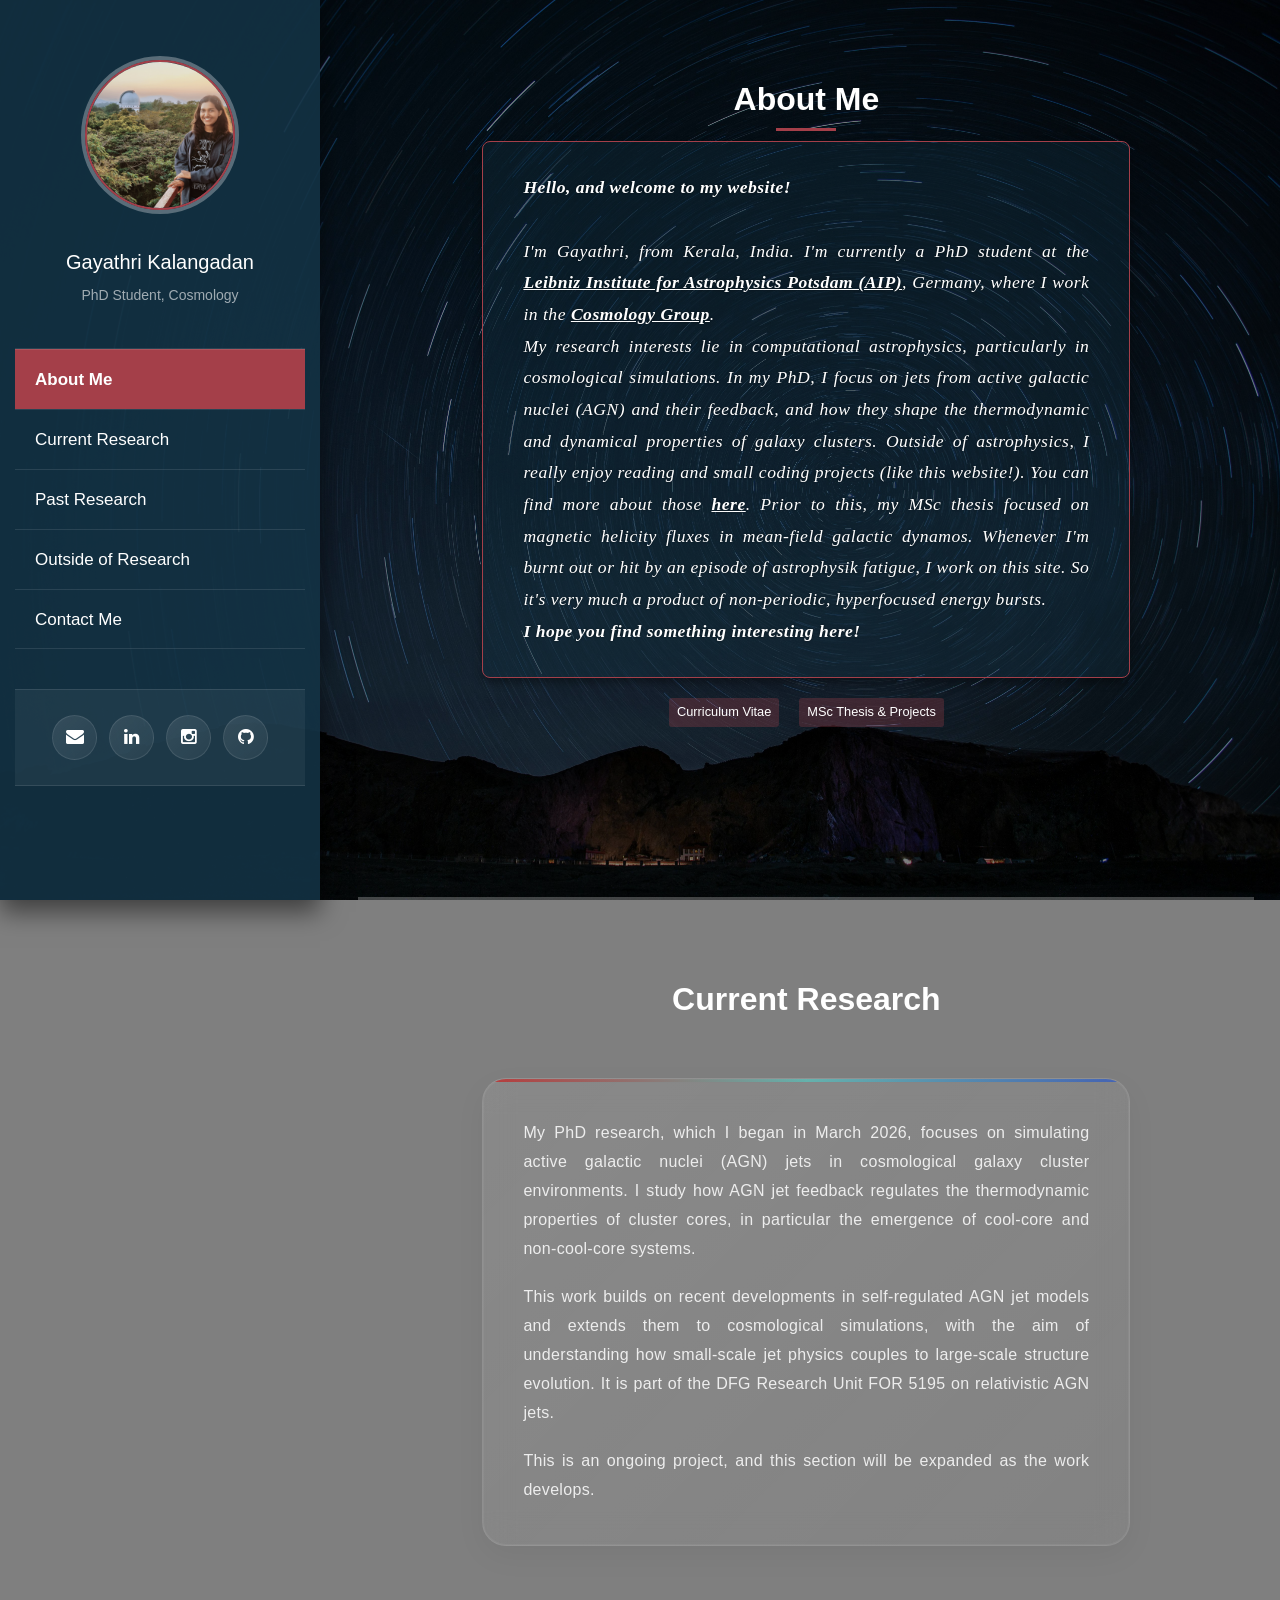
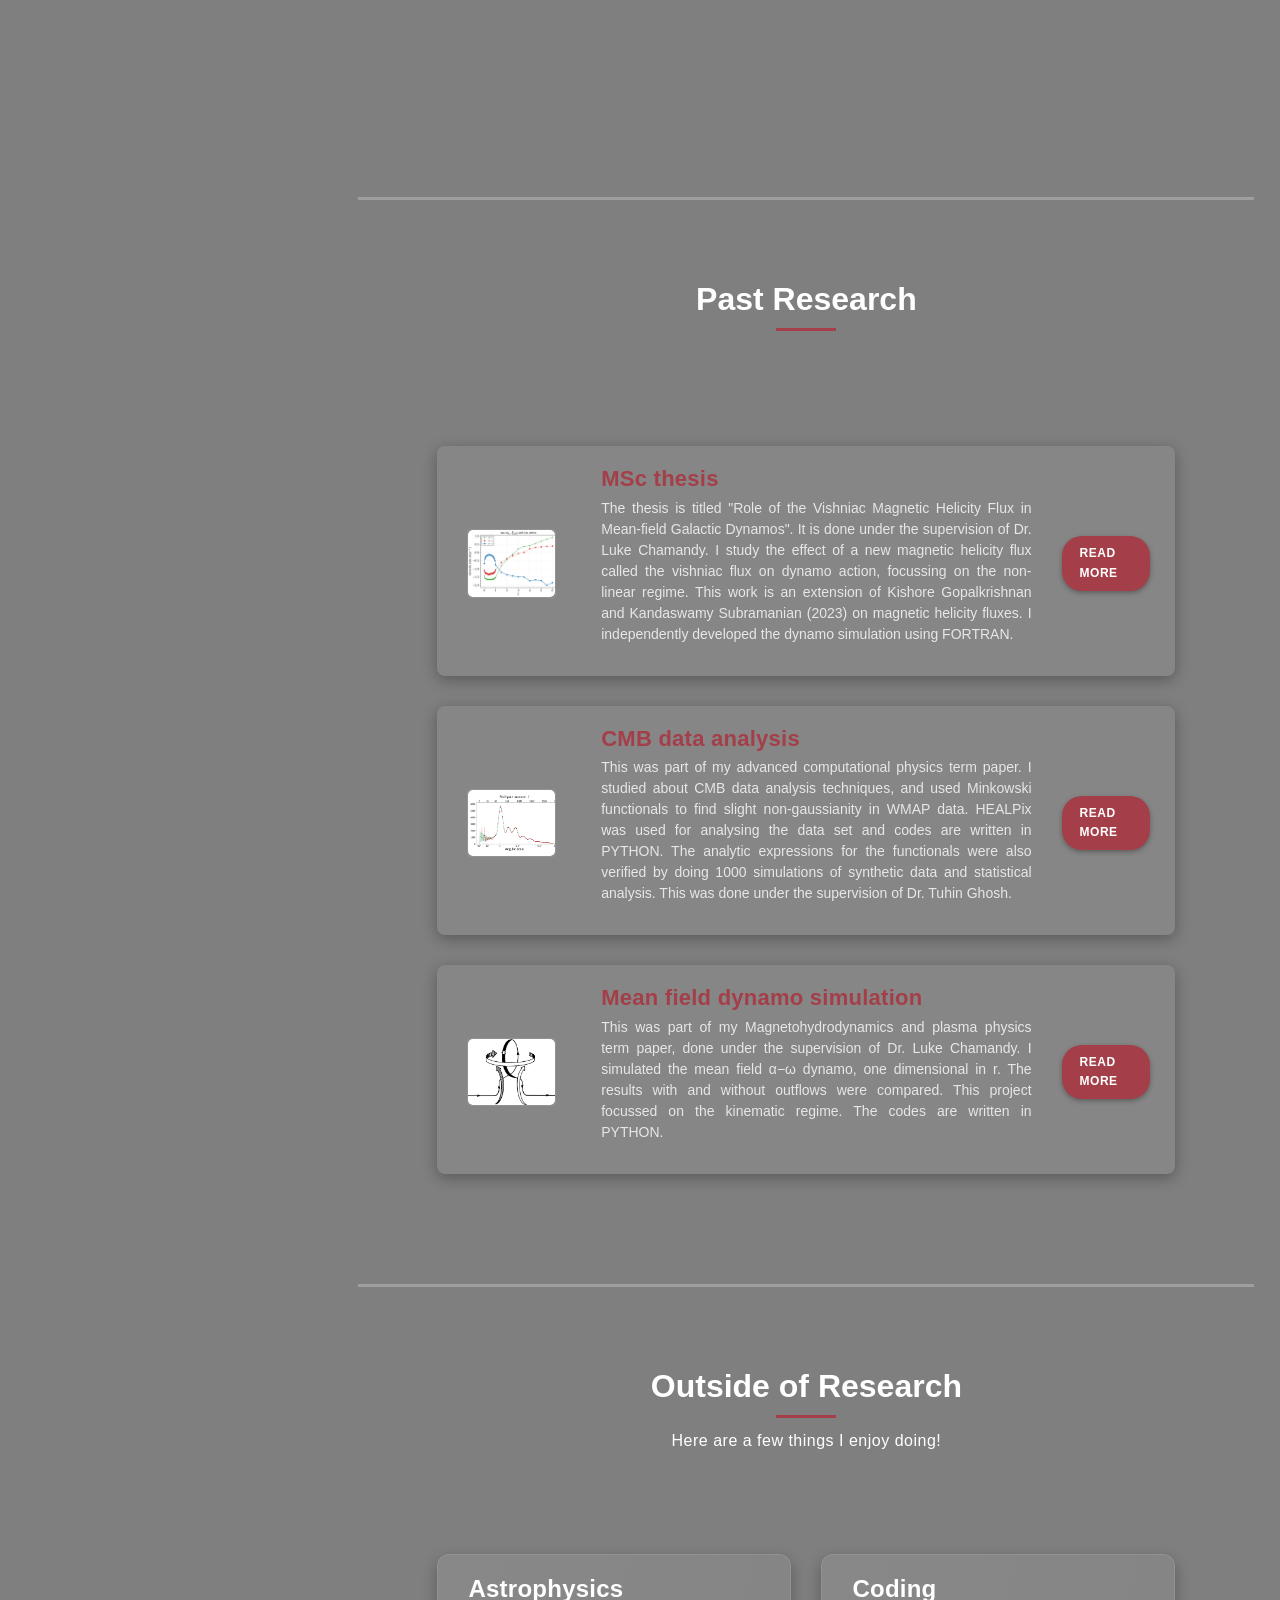
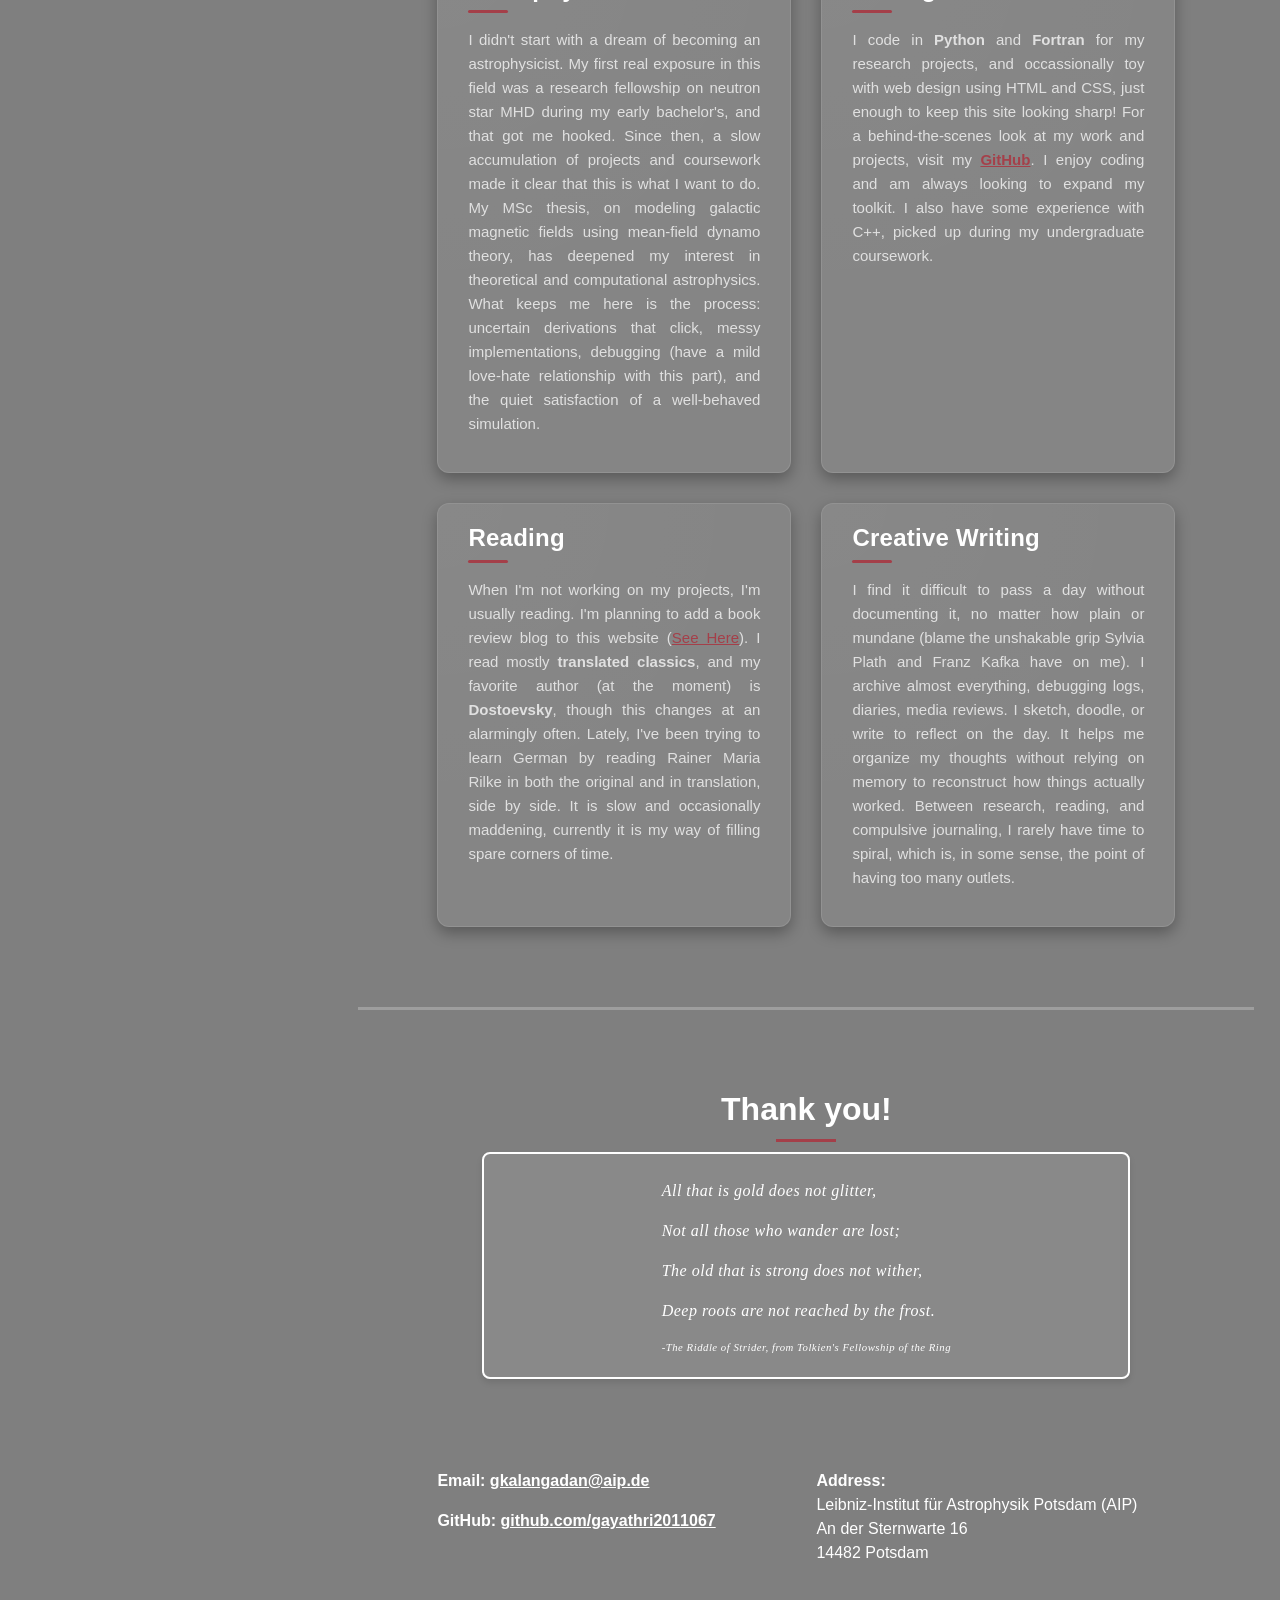
<file: index.html>
<!DOCTYPE html>
<html lang="en">
  <head>
    <meta charset="utf-8" />
    <meta name="google-site-verification" content="CAnMO3xHevTgwRtTBpMEmhl_qoh3NlUCr4g0BJT-9O8" />
<meta name="viewport" content="width=device-width, initial-scale=1.0">
<meta name="description" content="Personal website of Gayathri Kalangadan, PhD student in astrophysics at AIP Potsdam.">
    <meta name="author" content="gayathri kalangadan" />
    <link
      href="https://fonts.googleapis.com/css?family=Lato:100,300,400,700,900"
      rel="stylesheet"
    />

    <title>gayathri kalangadan, phd student at aip potsdam</title>

    <link href="vendor/bootstrap/css/bootstrap.min.css" rel="stylesheet" />

    <!-- Additional CSS Files -->
    <link rel="stylesheet" href="assets/css/fontawesome.css" />
    <link rel="stylesheet" href="assets/css/templatemo-style.css" />
    <link rel="stylesheet" href="assets/css/owl.css" />
    <link rel="stylesheet" href="assets/css/lightbox.css" />
  </head>

  <body>
    
    <div id="page-wraper">
      <!-- Sidebar Menu -->
<div class="responsive-nav">
    <div id="menu-toggle" aria-label="Open menu">
        <i class="fa fa-bars"></i>
    </div>
    <div id="menu" class="menu">
        <div id="menu-close" aria-label="Close menu">
            <i class="fa fa-times"></i>
        </div>
          <div class="container">
            <div class="image">
              <a href="#"><img src="assets/images/telly.jpg" alt="" /></a>
            </div>
            
            <div class="author-content">
              <h5>Gayathri Kalangadan</h5>
              <span>PhD Student, Cosmology</span>
            </div>
            <nav class="main-nav" role="navigation">
              <ul class="main-menu">
                <li><a href="#section1">About Me</a></li>
                <li><a href="#section93">Current Research</a></li>

                <li><a href="#section3">Past Research</a></li>
                <li><a href="#section2">Outside of Research</a></li>
                <li><a href="#section4">Contact Me</a></li>
              </ul>
            </nav>
            <div class="social-network">
              <ul class="soial-icons">
               
                <li>
                  <a href="mailto:gayathri.k@niser.ac.in"><i class="fa fa-envelope"></i></a>
                </li>
                
                <li>
                  <a href="#"><i class="fa fa-linkedin"></i></a>
                </li>
                <li>
                  <a href="https://www.instagram.com/please_dont_imagine_me_happy"><i class="fa fa-instagram"></i></a>

                </li>
                <li>
                  <a href="https://github.com/gayathri2011067"><i class="fa fa-github"></i></a>
                </li>
              </ul>
            </div>

          </div>
        </div>
      </div>

      <section class="section about-me" data-section="section1" id="about">
        <div class="container">
            <div class="section-heading">
                <h2>About Me</h2>
                <div class="line-dec"></div>
              
                  <style>
                   
                </style>
                
<span class="about-text" style="font-size: 1em; display: block; text-align: justify; color:#fff;">
  <strong>Hello, and welcome to my website!</strong><br><br>
I'm Gayathri, from Kerala, India. I'm currently a PhD student at the <a href="https://www.aip.de/en" target="_blank">Leibniz Institute for Astrophysics Potsdam (AIP)</a>, Germany, where I work in the <a href="https://www.aip.de/en/research/cosmology/" target="_blank">Cosmology Group</a>.<br>
My research interests lie in computational astrophysics, particularly in cosmological simulations. In my PhD, I focus on jets from active galactic nuclei (AGN) and their feedback, and how they shape the thermodynamic and dynamical properties of galaxy clusters.  Outside of astrophysics, I really enjoy reading and small coding projects (like this website!). You can find more about those <a href="#section2" target="_blank">here</a>.
Prior to this, my MSc thesis focused on magnetic helicity fluxes in mean-field galactic dynamos.
  Whenever I'm burnt out or hit by an episode of astrophysik fatigue, I work on this site. So it's very much a product of non-periodic, hyperfocused energy bursts.<br> <strong>I hope you find something interesting here!</strong>
</span>

                
                
         
                <!-- Button to Resume -->
                <div class="resume-buttons-container">
                  <div class="resume-button">
                      <a href="assets/images/cv.pdf" target="_blank" class="button">Curriculum Vitae</a>
                  </div>
                                    <div class="resume-button">
                      <a href="thesis.html" target="_blank" class="button">MSc Thesis & Projects</a>
                  </div>
                  <!-- <div class="resume-button">
                      <a href="https://github.com/" target="_blank" class="button">Go to my GitHub</a>
                  </div> -->
              </div>
              
              
            </div>
        </div>
    </section>
    
    
    

    
 <section class="section my-work" data-section="section93" id="section93">
  <div class="container">
    <div class="section-heading">
      <h2>Current Research</h2>
     <div class="research-box">
  <p>
    My PhD research, which I began in March 2026, focuses on simulating active galactic nuclei (AGN) jets in cosmological galaxy cluster environments. I study how AGN jet feedback regulates the thermodynamic properties of cluster cores, in particular the emergence of cool-core and non-cool-core systems.
  </p>

  <p>
    This work builds on recent developments in self-regulated AGN jet models and extends them to cosmological simulations, with the aim of understanding how small-scale jet physics couples to large-scale structure evolution. It is part of the DFG Research Unit FOR 5195 on relativistic AGN jets.
  </p>

  <p>
    This is an ongoing project, and this section will be expanded as the work develops.
  </p>
</div></section>   
 
  <section class="section my-work" data-section="section3" id="section3">
  <div class="container">
    <div class="section-heading">
      <h2>Past Research</h2>
      <div class="line-dec"></div>
    </div>

    <div class="project-item cool-project-card">
      <div class="row align-items-center">
        <div class="col-md-2 col-4 project-image-col">
          <div class="left-image">
            <img src="assets/images/12.png" alt="Thesis Work" />
          </div>
        </div>
        <div class="col-md-8 col-8 project-text-col">
          <div class="right-text">
            <h4>MSc thesis</h4>
            <p>
              The thesis is titled "Role of the Vishniac Magnetic Helicity Flux in Mean-field Galactic Dynamos". It is done under the supervision of Dr. Luke Chamandy. I study the effect of a new magnetic helicity flux called the vishniac flux on dynamo action, focussing on the non-linear regime. This work is an extension of Kishore Gopalkrishnan and Kandaswamy Subramanian (2023) on magnetic helicity fluxes. I independently developed the dynamo simulation using FORTRAN.
            </p>
          </div>
        </div>
        <div class="col-md-2 col-12 project-button-col">
          <div class="white-button">
            <a href="thesis.html">Read More</a>
          </div>
        </div>
      </div>
    </div>

    <div class="project-item cool-project-card">
      <div class="row align-items-center">
        <div class="col-md-2 col-4 project-image-col">
          <div class="left-image">
            <img src="assets/images/Planck_Power_Spectrum.jpg" alt="Project 2" />
          </div>
        </div>
        <div class="col-md-8 col-8 project-text-col">
          <div class="right-text">
            <h4>CMB data analysis</h4>
            <p>
              This was part of my advanced computational physics term paper. I studied about CMB data analysis techniques, and used Minkowski functionals to find slight non-gaussianity in WMAP data. HEALPix was used for analysing the data set and codes are written in PYTHON. The analytic expressions for the functionals were also verified by doing 1000 simulations of synthetic data and statistical analysis. This was done under the supervision of Dr. Tuhin Ghosh.
            </p>
          </div>
        </div>
        <div class="col-md-2 col-12 project-button-col">
          <div class="white-button">
            <a href="article_3.html">Read More</a>
          </div>
        </div>
      </div>
    </div>

    <div class="project-item cool-project-card">
      <div class="row align-items-center">
        <div class="col-md-2 col-4 project-image-col">
          <div class="left-image">
            <img src="assets/images/mfd.png" alt="Project 3" />
          </div>
        </div>
        <div class="col-md-8 col-8 project-text-col">
          <div class="right-text">
            <h4>Mean field dynamo simulation</h4>
            <p>
              This was part of my Magnetohydrodynamics and plasma physics term paper, done under the supervision of Dr. Luke Chamandy. I simulated the mean field &alpha;&minus;&omega; dynamo, one dimensional in r. The results with and without outflows were compared. This project focussed on the kinematic regime. The codes are written in PYTHON.
            </p>
          </div>
        </div>
        <div class="col-md-2 col-12 project-button-col">
          <div class="white-button">
            <a href="gal_dyn.html">Read More</a>
          </div>
        </div>
      </div>
    </div>
  </div>
</section>

<section class="section my-services" data-section="section2" id="section2">
    <div class="container">
        <div class="section-heading">
            <h2>Outside of Research</h2>
            <div class="line-dec"></div>
            <span>Here are a few things I enjoy doing!</span>
        </div>
        <div class="row interest-cards-row">
            
            <div class="col-md-6">
                <div class="interest-card">
                    <h4>Astrophysics </h4>
                    <p>
                        I didn't start with a dream of becoming an astrophysicist. My first real exposure in this field was a research fellowship on neutron star MHD during my early bachelor's, and that got me hooked. Since then, a slow accumulation of projects and coursework made it clear that this is what I want to do. My MSc thesis, on modeling galactic magnetic fields using mean-field dynamo theory, has deepened my interest in theoretical and computational astrophysics. What keeps me here is the process: uncertain derivations that click, messy implementations, debugging (have a mild love-hate relationship with this part), and the quiet satisfaction of a well-behaved simulation.
                    </p>
                </div>
            </div>
            
            <div class="col-md-6">
                <div class="interest-card">
                    <h4>Coding </h4>
                    <p>
                        I code in <strong>Python</strong> and <strong>Fortran</strong> for my research projects, and occassionally toy with web design using HTML and CSS, just enough to keep this site looking sharp! For a behind-the-scenes look at my work and projects, visit my <a href="https://github.com/gayathri2011067" target="_blank" style="color:var(--color-primary); font-weight:bold; text-decoration:underline;">GitHub</a>. I enjoy coding and am always looking to expand my toolkit. I also have some experience with C++, picked up during my undergraduate coursework.
                </div>
            </div>
            
            <div class="col-md-6">
                <div class="interest-card">
                    <h4>Reading </h4>
                    <p>
                        When I'm not working on my projects, I'm usually reading. I'm planning to add a book review blog to this website (<a href="books.html" style="color:var(--color-primary); text-decoration:underline;">See Here</a>). I read mostly <strong>translated classics</strong>, and my favorite author (at the moment) is <strong>Dostoevsky</strong>, though this changes at an alarmingly often. Lately, I've been trying to learn German by reading Rainer Maria Rilke in both the original and in translation, side by side.  It is slow and occasionally maddening, currently it is my way of filling spare corners of time.
                    </p>
                </div>
            </div>
            
            <div class="col-md-6">
                <div class="interest-card">
                    <h4>Creative Writing </h4>
                    <p>
I find it difficult to pass a day without documenting it, no matter how plain or mundane (blame the unshakable grip Sylvia Plath and Franz Kafka have on me). I archive almost everything, debugging logs, diaries, media reviews. I sketch, doodle, or write to reflect on the day.

It helps me organize my thoughts without relying on memory to reconstruct how things actually worked. Between research, reading, and compulsive journaling, I rarely have time to spiral, which is, in some sense, the point of having too many outlets.                    </p>
                </div>
            </div>
        </div>
    </div>
</section>
  <style>
  /* Base Project Item Styling */
  .project-item {
    margin-bottom: 30px;
    padding: 0;
  }

  /* COOL CARD STYLES */
  .cool-project-card {
    /* Slightly rounded corners */
    border-radius: 8px; 
    /* Semi-transparent dark background */
    background: rgba(255, 255, 255, 0.05);
    /* Subtle outer shadow */
    box-shadow: 0 4px 15px rgba(0, 0, 0, 0.3);
    /* Primary color accent border */
    border-left: 5px solid transparent; 
    padding: 20px 20px 15px 20px;
    transition: all 0.3s ease;
    /* Margin between cards */
    margin-top: 25px; 
  }

  /* Hover effect for the entire card */
  .cool-project-card:hover {
    /* Use the primary color for a highlight border */
    border-left: 5px solid var(--color-primary); 
    /* Lift the card slightly */
    transform: translateY(-5px); 
    /* Stronger shadow on hover */
    box-shadow: 0 10px 25px rgba(0, 0, 0, 0.5); 
    background: rgba(255, 255, 255, 0.08);
  }

  /* Image Container - Focused on aspect ratio and border */
  .left-image {
    width: 100%; /* Take full column width */
    padding-top: 75%; /* 4:3 Aspect Ratio (100%/1.33) - good for thumbnails */
    height: 0;
    overflow: hidden;
    position: relative;
    border-radius: 4px;
    border: 1px solid rgba(255, 255, 255, 0.1);
  }

  .left-image img {
    position: absolute;
    top: 0;
    left: 0;
    width: 100%;
    height: 100%;
    object-fit: cover;
    transition: transform 0.5s ease;
  }
  
  /* Zoom effect on image when hovering the card */
  .cool-project-card:hover .left-image img {
    transform: scale(1.05);
  }

  /* Text Styling */
  .right-text {
    padding-left: 15px;
  }

  .right-text h4 {
    font-size: 22px;
    margin-bottom: 5px;
    color: var(--color-primary); /* Primary color for title highlight */
    font-weight: 700;
  }

  .right-text p {
    font-size: 14px;
    color: rgba(255, 255, 255, 0.8);
    line-height: 1.5;
  }

  /* Read More Button Styling */
  .project-button-col {
    display: flex;
    justify-content: flex-end; /* Align right on desktop */
    align-items: center;
  }
  
  /* Customizing the white-button for a strong contrast */
  .white-button a {
    background-color: var(--color-primary);
    border-radius: 20px; /* Pill shape */
    padding: 8px 18px;
    font-size: 12px;
    font-weight: 700;
    box-shadow: 0 2px 5px rgba(0, 0, 0, 0.3);
  }
  
  .white-button a:hover {
    background-color: var(--color-text-light);
    color: var(--color-primary);
    transform: scale(1.05);
  }

  /* --- MOBILE RESPONSIVENESS --- */
  @media (max-width: 768px) {
    .cool-project-card {
      padding: 15px;
    }
    
    /* Force image and text side-by-side on mobile (4 + 8 = 12 columns) */
    .project-image-col {
        order: 1; /* Image first */
        padding-right: 10px;
    }
    
    .project-text-col {
        order: 2; /* Text second */
        padding-left: 0;
        margin-bottom: 15px;
    }

    .right-text {
        padding-left: 10px;
    }
    
    /* Button goes full width at the bottom */
    .project-button-col {
      order: 3;
      justify-content: center; /* Center button on mobile */
      margin-top: 10px;
      text-align: center;
    }
    
    .right-text h4 {
      font-size: 20px;
    }
    
    .right-text p {
      font-size: 13px;
    }
  }
</style>

      <section class="section contact-me" data-section="section4">
        <div class="container">
          <div class="section-heading">
            <h2>Thank you!</h2>
            <div class="line-dec"></div>
      
            <div class="quote-box">
              <blockquote>
                <span style="font-size: 0.7em; display: inline-block; text-align: justify; max-width: 600px; font-family: 'Georgia', serif; font-style: italic;">
                  <p>All that is gold does not glitter,</p>
                  <p>Not all those who wander are lost;</p>
                  <p>The old that is strong does not wither,</p>
                  <p>Deep roots are not reached by the frost.</p>
                <footer>-The Riddle of Strider, from Tolkien's Fellowship of the Ring</footer>
              </blockquote>
            </div>
          </div>
      
          <!-- Contact Section -->
          <div class="contact-details">
            <div class="row">
              <!-- Email Section -->
              <div class="col-md-6">
                <fieldset>
                  <p>
                    <strong>Email:</strong> 
                    <a href="mailto:gkalangadan@aip.de" style="color:inherit; font-weight:bold; text-decoration:underline;">gkalangadan@aip.de</a>
                  </p>
                  <p>
                    <strong>GitHub:</strong> 
                    <a href="https://github.com/gayathri2011067" target="_blank" style="color:inherit; font-weight:bold; text-decoration:underline;">github.com/gayathri2011067</a>
                  </p>
                </fieldset>
              </div>
      
              <!-- Postal Address Section -->
              <div class="col-md-6">
                <fieldset>
                  <p>
                    <strong>Address:</strong><br />
                    <!-- Büro: KH/0.25<br /> -->
                    Leibniz-Institut
für Astrophysik Potsdam (AIP)<br />
An der Sternwarte 16<br />
14482 Potsdam 
                  </p>
                </fieldset>
              </div>
            </div>
          </div>
        </div>
      </section>
            
      
      
      

 <!-- Scripts -->
<!-- Bootstrap core JavaScript -->
<script src="vendor/jquery/jquery.min.js"></script>
<script src="vendor/bootstrap/js/bootstrap.bundle.min.js"></script>
<script src="assets/js/isotope.min.js"></script>
<script src="assets/js/owl-carousel.js"></script>
<script src="assets/js/lightbox.js"></script>
<script src="assets/js/custom.js"></script>
<script>
  $(".main-menu li:first").addClass("active");

  var showSection = function(section, isAnimate) {
    var direction = section.replace(/#/, ""),
      reqSection = $(".section").filter('[data-section="' + direction + '"]'),
      reqSectionPos = reqSection.offset().top - 0;
    if (isAnimate) {
      $("body, html").animate({ scrollTop: reqSectionPos }, 800);
    } else {
      $("body, html").scrollTop(reqSectionPos);
    }
  };

  var checkSection = function() {
    $(".section").each(function() {
      var $this = $(this),
        topEdge = $this.offset().top - 80,
        bottomEdge = topEdge + $this.height(),
        wScroll = $(window).scrollTop();
      if (topEdge < wScroll && bottomEdge > wScroll) {
        var currentId = $this.data("section"),
          reqLink = $("a").filter("[href*=\\#" + currentId + "]");
        reqLink.closest("li").addClass("active").siblings().removeClass("active");
      }
    });
  };

  $(".main-menu").on("click", "a", function(e) {
    e.preventDefault();
    showSection($(this).attr("href"), true);
  });

  $(window).scroll(function() { checkSection(); });

  $(document).ready(function() {
    var menu = document.querySelector('.menu');
    var toggle = document.getElementById('menu-toggle');
    var close = document.getElementById('menu-close');

    toggle.addEventListener('click', function() {
      menu.classList.add('open');
      document.body.style.overflow = 'hidden';
    });

    close.addEventListener('click', function() {
      menu.classList.remove('open');
      document.body.style.overflow = '';
    });

    document.querySelectorAll('.menu .main-nav a').forEach(function(link) {
      link.addEventListener('click', function() {
        menu.classList.remove('open');
        document.body.style.overflow = '';
      });
    });
  });

  window.addEventListener('resize', function() {
    if (window.innerWidth > 992) {
      document.querySelector('.menu').classList.remove('open');
      document.body.style.overflow = '';
    }
  });
</script>
  </body>
</html>
</file>
<file: assets/css/templatemo-style.css>
:root {
    --color-primary: #a43f49;
    --color-secondary: #8c363e;
    --color-text-light: #fff;
    --color-text-dark: #133244;
    --color-menu-bg: rgba(19, 50, 68, 0.9);
    --color-overlay-bg: rgba(0, 0, 0, 0.5);
    --color-button-hover: #F7B5CA;
    --font-family-primary: 'Ubuntu', sans-serif;
    --font-family-secondary: 'Georgia', serif;
    --spacing-small: 10px;
    --spacing-medium: 20px;
    --spacing-large: 40px;
    --z-index-background: 1;
    --z-index-overlay: 2;
    --z-index-content: 10;
    --z-index-menu: 9999;
    --z-index-toggle: 10000;
}


*, *::before, *::after {
    box-sizing: border-box;
    margin: 0;
    padding: 0;
}

body {
    font-family: var(--font-family-primary);
    overflow-x: hidden;
    line-height: 1.6;
}

input, select, textarea { outline: none; }

a {
    text-decoration: none;
    color: inherit;
    transition: all 0.3s ease;
}

a:hover { color: var(--color-primary); }

p {
    font-size: 16px;
    line-height: 24px;
    color: var(--color-text-light);
    text-align: justify;
}

h4 {
    font-size: 26px;
    font-weight: 700;
    color: var(--color-text-light);
    letter-spacing: 0.25px;
}

img {
    max-width: 100%;
    height: auto;
    overflow: hidden;
}

ul { list-style: none; padding: 0; margin: 0; }

.clearfix::before, .clearfix::after { content: ""; display: table; }
.clearfix::after { clear: both; }

.container {
    margin: 0 auto;
    width: 100%;
    max-width: 1400px;
}

.about-text a {
    text-decoration: underline;
    color: inherit;
    font-weight: bold;
}

.about-text a:hover { color: rgb(214, 122, 127, 0.5); }



.research-box {
    margin: 60px auto;
    padding: 40px;
    max-width: 800px;
    background: linear-gradient(135deg, rgba(255,255,255,0.08) 0%, rgba(255,255,255,0.03) 100%);
    border: 1px solid rgba(255,255,255,0.1);
    border-radius: 24px;
    backdrop-filter: blur(15px) saturate(180%);
    -webkit-backdrop-filter: blur(15px) saturate(180%);
    box-shadow: 0 10px 30px rgba(0,0,0,0.05), inset 0 0 0 1px rgba(255,255,255,0.05);
    text-align: left;
    transition: all 0.5s cubic-bezier(0.23, 1, 0.32, 1);
    position: relative;
    overflow: hidden;
}

.research-box p {
    margin-bottom: 20px;
    line-height: 1.8;
    color: rgba(255,255,255,0.85);
    font-weight: 300;
    letter-spacing: 0.02em;
}

.research-box p:last-child { margin-bottom: 0; }

.research-box:hover {
    transform: translateY(-5px) scale(1.01);
    border-color: rgba(255,255,255,0.3);
    box-shadow: 0 20px 40px rgba(0,0,0,0.6), 0 0 20px rgba(100,150,255,0.1);
}

.research-box::before {
    content: "";
    position: absolute;
    top: 0; left: 0; right: 0;
    height: 3px;
    background: linear-gradient(90deg, #d60505, #4ecdc4, #1849d1);
    opacity: 0.6;
}


.responsive-nav {
    position: static !important;
    z-index: auto !important;
}
#page-wraper {
    position: relative;
    background: url(../images/pexels-instawally-169789.jpg) no-repeat center center fixed;
    background-size: cover;
    width: 100%;
}

#page-wraper::before {
    content: '';
    position: absolute;
    top: 0; left: 0;
    width: 100%; height: 100%;
    background-color: var(--color-overlay-bg);
    z-index: var(--z-index-overlay);
}

#page-wraper > * {
    position: relative;
    z-index: var(--z-index-content);
}



.menu {
    position: fixed !important;
    top: 0;
    left: 0;
    width: 15%;
    height: 100vh;
    background-color: var(--color-menu-bg);
    z-index: var(--z-index-menu) !important;
    overflow-y: auto !important;
    box-shadow: 0 12px 24px rgba(0,0,0,0.5);
    transform: translateX(0);
    transition: transform 0.4s cubic-bezier(0.4, 0, 0.2, 1);
}

.menu::-webkit-scrollbar { width: 8px; background-color: transparent; }
.menu::-webkit-scrollbar-thumb { background-color: rgba(255,255,255,0.4); border-radius: 4px; }
.menu::-webkit-scrollbar-thumb:hover { background-color: rgba(255,255,255,0.7); }

.menu .image { margin-top: 60px; text-align: center; }

.menu .image img {
    width: 150px;
    height: 150px;
    border-radius: 50%;
    border: 2px solid var(--color-primary);
    box-shadow: 0 0 0 4px rgba(255,255,255,0.3), inset 0 0 10px rgba(0,0,0,0.5);
    transition: transform 0.4s cubic-bezier(0.4, 0, 0.2, 1);
    object-fit: cover;
}

.menu .image img:hover { transform: scale(1.05) rotate(1deg); border-color: var(--color-text-light); }

.menu .author-content {
    margin: var(--spacing-large) 0;
    padding: 0 20px;
    color: var(--color-text-light);
    text-align: center;
}

.menu .author-content h4 {
    margin-bottom: 8px;
    font-size: 24px;
    font-weight: 700;
    letter-spacing: 1.5px;
    color: var(--color-text-light);
    text-shadow: 1px 1px 2px rgba(0,0,0,0.5);
}

.menu .author-content span { font-size: 14px; color: rgba(255,255,255,0.6); }

.main-nav { border-top: 1px solid rgba(255,255,255,0.1); }
.main-nav li { display: block; margin: 0; }

.main-nav li a {
    height: 60px;
    line-height: 60px;
    display: block;
    font-size: 17px;
    font-weight: 500;
    color: var(--color-text-light);
    width: 100%;
    transition: all 0.3s ease;
    border-top: 1px solid rgba(255,255,255,0.1);
    padding-left: 20px;
    text-align: left;
}

.main-nav li:last-child a { border-bottom: 1px solid rgba(255,255,255,0.1); }

.main-nav li:hover a {
    background: rgba(255,255,255,0.1);
    border-left: 5px solid var(--color-primary);
    padding-left: 15px;
}

.main-nav li.active a {
    background: var(--color-primary);
    font-weight: 700;
    border-left: none;
    padding-left: 20px;
}

.menu .social-network {
    margin-top: 40px;
    padding: 25px;
    background: rgba(255,255,255,0.05);
    border-top: 1px solid rgba(255,255,255,0.1);
    border-bottom: 1px solid rgba(255,255,255,0.1);
}

.menu .social-network ul { display: flex; justify-content: center; gap: 12px; }
.menu .social-network ul li { display: inline-block; }

.menu .social-network ul li a {
    width: 45px; height: 45px;
    display: flex; align-items: center; justify-content: center;
    background: linear-gradient(135deg, rgba(255,255,255,0.1) 0%, rgba(255,255,255,0.05) 100%);
    color: var(--color-text-light);
    font-size: 18px;
    border-radius: 50%;
    transition: all 0.3s cubic-bezier(0.4, 0, 0.2, 1);
    border: 1px solid rgba(255,255,255,0.1);
    position: relative;
    overflow: hidden;
}

.menu .social-network ul li a::before {
    content: '';
    position: absolute;
    top: 0; left: -100%;
    width: 100%; height: 100%;
    background: linear-gradient(90deg, transparent, rgba(255,255,255,0.2), transparent);
    transition: left 0.5s ease;
}

.menu .social-network ul li a:hover::before { left: 100%; }

.menu .social-network ul li a:hover {
    background: var(--color-text-light);
    color: var(--color-primary);
    transform: translateY(-3px) scale(1.1);
    box-shadow: 0 8px 20px rgba(0,0,0,0.3);
    border-color: transparent;
}

.menu .copyright-text {
    margin-top: 60px;
    color: rgba(255,255,255,0.5);
    font-size: 12px;
    padding: 20px 20px 40px;
    border-top: 1px solid rgba(255,255,255,0.1);
    text-align: center;
}

.menu .copyright-text p { padding-top: 0; line-height: 1.4; font-size: 12px; }




/* Hidden on desktop by default */
#menu-toggle {
    display: none;
    position: fixed;
    top: 12px;
    left: 12px;
    width: 44px;
    height: 44px;
    line-height: 44px;
    text-align: center;
    font-size: 20px;
    background-color: var(--color-primary);
    color: var(--color-text-light);
    border-radius: 4px;
    cursor: pointer;
    z-index: var(--z-index-toggle);
    box-shadow: 0px 6px 15px rgba(0,0,0,0.4);
    -webkit-tap-highlight-color: transparent;
    touch-action: manipulation;
    /* No border, no padding issues */
    border: none;
    outline: none;
}

#menu-close {
    display: none;
    width: 100%;
    padding: 16px 20px;
    text-align: right;
    font-size: 24px;
    color: var(--color-text-light);
    background: transparent;
    border: none;
    border-bottom: 1px solid rgba(255,255,255,0.1);
    cursor: pointer;
    -webkit-tap-highlight-color: transparent;
    touch-action: manipulation;
    outline: none;
}

#menu-close:hover { background-color: rgba(255,255,255,0.1); color: var(--color-primary); }



.section {
    color: var(--color-text-light);
    position: relative;
    min-height: 100vh;
    padding: 0 5%;
    padding-bottom: 80px;
    border-bottom: 3px solid rgba(250,250,250,0.25);
    left: 35%;
    width: 55%;
    right: 10%;
    transition: all 0.4s ease;
}

section.contact-me { border-bottom: none; }

.section-heading { text-align: center; padding: 80px 45px; }
.section-heading h2 { font-size: 32px; font-weight: 700; color: var(--color-text-light); }
.section-heading .line-dec { width: 60px; height: 3px; background-color: var(--color-primary); margin: 10px auto; }
.section-heading span { margin-top: 5px; font-size: 16px; color: var(--color-text-light); letter-spacing: 0.5px; }

section.about .container { display: flex; flex-direction: column; justify-content: center; min-height: 80vh; }

.about-text {
    padding: 30px 40px;
    background-color: rgba(19, 50, 68, 0.349);
    border: 1px solid var(--color-primary);
    border-radius: 8px;
    box-shadow: 0 4px 10px rgba(0,0,0,0.4);
    font-size: 1.1em !important;
    font-family: var(--font-family-secondary);
    font-style: italic;
    line-height: 1.8;
    text-align: justify;
    color: var(--color-text-light) !important;
    display: block !important;
    margin: 20px 0;
    text-shadow: 0 0 2px rgba(0,0,0,0.5);
    transition: all 0.3s ease;
}

.about-text:hover { border-color: var(--color-text-light); background-color: rgba(255,255,255,0.12); }

.right-image-post, .left-image-post { margin-top: 60px; padding-top: 60px; border-top: 2px solid rgba(250,250,250,0.1); }
.left-image img, .right-image img { border-radius: 5px; }
.right-image-post h4, .left-image-post h4 { margin-top: 30px; }
.right-image-post p, .left-image-post p { margin-top: 20px; }
.right-image-post .white-button, .left-image-post .white-button { margin-top: 30px; }



@keyframes twinkle {
    0%, 100% { opacity: 0.7; }
    50% { opacity: 1; }
}

.row { display: flex; flex-wrap: wrap; margin: 0 -10px; }
.col-md-6 { flex: 1 1 calc(50% - 20px); display: flex; padding: 10px; }

.quote-box {
    flex-grow: 1;
    background-color: rgba(250,250,250,0.08);
    border: 2px solid var(--color-text-light);
    border-radius: 8px;
    padding: var(--spacing-medium);
    text-align: center;
    box-shadow: 0px 4px 6px rgba(0,0,0,0.1);
    display: flex; flex-direction: column; justify-content: center;
}

.quote-box blockquote { font-size: 0.8em; color: var(--color-text-light); margin: 0; }
.quote-box footer { font-size: 1.2em; color: var(--color-text-light); margin-top: 10px; font-family: var(--font-family-secondary); }



.white-button a {
    display: inline-block;
    padding: 12px 20px;
    background-color: var(--color-primary);
    color: var(--color-text-light);
    font-size: 13px; font-weight: 800;
    letter-spacing: 0.5px;
    text-transform: uppercase;
    transition: all 0.5s;
    border-radius: 3px;
}

.white-button a:hover { background-color: var(--color-text-light); color: var(--color-primary); }

button {
    display: inline-block;
    padding: 10px 20px;
    background-color: var(--color-text-light);
    color: var(--color-primary);
    font-size: 12px; font-weight: 800;
    letter-spacing: 0.5px;
    text-transform: uppercase;
    transition: all 0.5s;
    border: none; outline: none;
    cursor: pointer;
    border-radius: 3px;
}

button:hover { background-color: var(--color-primary); color: var(--color-text-light); }

.button {
    display: inline-block;
    padding: 4px 8px;
    background-color: rgba(164,63,73,0.3);
    color: white;
    border-radius: 3px;
    font-size: 0.8em;
}

.button:hover { background-color: rgba(255,255,255,0.5); color: rgba(164,63,73,0.8); }

.resume-buttons-container { display: flex; justify-content: center; margin-top: var(--spacing-medium); }
.resume-button { margin: 0 10px; }
.resume-link { color: inherit; font-weight: bold; text-decoration: underline; }



.interest-cards-row { margin: -15px -15px; padding-top: var(--spacing-medium); }
.interest-cards-row .col-md-6 { padding: 15px; }

.interest-card {
    flex-grow: 1;
    background-color: rgba(255,255,255,0.05);
    border-radius: 12px;
    padding: var(--spacing-medium) calc(var(--spacing-medium) + 10px);
    border: 1px solid rgba(255,255,255,0.1);
    box-shadow: 0 6px 15px rgba(0,0,0,0.3);
    display: flex; flex-direction: column;
    height: 100%;
    transition: all 0.4s cubic-bezier(0.2, 0.8, 0.2, 1);
    position: relative; overflow: hidden;
}

.interest-card::before {
    content: '';
    position: absolute; top: 0; left: 0;
    width: 100%; height: 100%;
    background: radial-gradient(circle at top left, rgba(255,255,255,0.05) 0%, transparent 60%);
    opacity: 0.5; pointer-events: none;
}

.interest-card:hover { transform: translateY(-5px); background-color: rgba(164,63,73,0.1); box-shadow: 0 12px 25px rgba(0,0,0,0.5); border-color: var(--color-primary); }

.interest-card h4 { position: relative; padding-bottom: 10px; margin-bottom: 15px; font-size: 24px; font-weight: 700; }

.interest-card h4::after {
    content: '';
    position: absolute; bottom: 0; left: 0;
    width: 40px; height: 3px;
    background-color: var(--color-primary);
    border-radius: 2px;
    transition: width 0.3s ease;
}

.interest-card:hover h4::after { width: 190px; }
.interest-card p { font-size: 15px; line-height: 1.6; color: rgba(255,255,255,0.75); text-align: justify; }



.current-status-highlight {
    padding: 30px;
    margin: 0 auto 50px auto;
    max-width: 100%;
    background: linear-gradient(145deg, rgba(19,50,68,0.384) 0%, rgba(14,38,51,0.98) 100%);
    border: 1px solid rgba(14,38,51,0.98);
    border-radius: 12px;
    box-shadow: 0 10px 30px rgba(0,0,0,0.6), 0 0 20px rgba(245,244,244,0.61);
    text-align: left;
    position: relative; overflow: hidden;
    transition: all 0.4s cubic-bezier(0.25, 0.8, 0.25, 1);
}

.current-status-highlight:hover { transform: translateY(-4px); border-color: var(--color-text-light); box-shadow: 0 15px 40px rgba(0,0,0,0.7), 0 0 30px var(--color-primary); }

.current-status-highlight::after {
    content: '';
    position: absolute; top: 0; left: -150%;
    width: 50%; height: 100%;
    background: rgba(255,255,255,0.05);
    transform: skewX(-20deg);
    transition: left 0.7s ease-in-out;
}

.current-status-highlight:hover::after { left: 150%; }

.status-main { font-size: 1.0em; font-weight: 600; color: var(--color-text-light); line-height: 1.6; margin-bottom: 12px; text-align: left !important; }
.status-sub { font-size: 1.0em; color: rgba(255,255,255,0.75); line-height: 1.6; text-align: left !important; }
.status-icon { font-size: 1.6em; margin-right: 15px; vertical-align: middle; color: var(--color-primary); text-shadow: 0 0 5px var(--color-primary); }
.status-main strong { color: var(--color-primary); font-weight: 800; text-shadow: 1px 1px 3px rgba(0,0,0,0.8); }


/*=============================================
=            DESKTOP (993px+)      =
=============================================*/
@media (min-width: 993px) {
    .menu {
        transform: translateX(0) !important;
        width: 15%;
    }
    .section {
        width: 60%;
        left: 30%;
        right: 10%;
    }
    #menu-toggle,
    #menu-close {
        display: none !important;
    }
}

@media (min-width: 993px) and (max-width: 1680px) {
    .menu { left: 0; width: 20%; }
    .section { width: 70%; left: 25%; right: 5%; }
}

@media (min-width: 993px) and (max-width: 1280px) {
    .menu { width: 25%; }
    .section { width: 70%; left: 28%; right: 2%; }
}


/*=============================================
=            TABLET (769px 992px)           =
=============================================*/
@media (max-width: 992px) {

    #menu-toggle {
        display: block; /* show the hamburger */
    }

    #menu-close {
        display: block;
    }

    .menu {
        transform: translateX(-100%); /* hidden off-screen */
        width: 300px;
        max-width: 80vw;
    }

    .menu.open {
        transform: translateX(0);
        box-shadow: 5px 0 15px rgba(0,0,0,0.3);
    }

    .section {
        width: 100%;
        left: 0;
        right: 0;
        transform: none;
        padding: 65px 20px 40px 20px;
        min-height: auto;
    }

    h4 { font-size: 24px; }
    p { font-size: 15px; line-height: 24px; }
    .section-heading { padding: 30px 0 20px; }

    .col-md-6 {
        flex: 1 1 calc(50% - 10px);
        padding: 5px;
    }
}


/*=============================================
=            MOBILE (max 768px)               =
=============================================*/
@media (max-width: 768px) {

    .menu {
        width: 85vw;
        max-width: 320px;
    }

    .menu .image { margin-top: 70px; }
    .menu .image img { width: 100px; height: 100px; }
    .menu .author-content h4 { font-size: 18px; letter-spacing: 1px; }
    .menu .author-content span { font-size: 12px; }
    .main-nav li a { height: 52px; line-height: 52px; font-size: 15px; }

    section.about .container { min-height: auto; }

    .about-text {
        padding: 20px 18px;
        font-size: 0.95em !important;
        line-height: 1.65;
    }

    .section-heading h2 { font-size: 22px; }
    p { font-size: 14px; line-height: 22px; }
    h4 { font-size: 20px; }

    .interest-cards-row { margin: 0; }
    .interest-cards-row .col-md-6 { padding: 8px 0; }
    .interest-card { padding: 18px; border-radius: 8px; }
    .interest-card h4 { font-size: 18px; }
    .interest-card p { font-size: 13px; }

    .col-md-6 { flex: 1 1 100%; padding: 8px 0; }
    .row { margin: 0; }

    .research-box { margin: 30px 0; padding: 22px 18px; border-radius: 14px; }

    .current-status-highlight { padding: 20px 16px; margin: 0 0 24px 0; border-radius: 8px; }
    .status-main { font-size: 0.95em; }
    .status-sub { font-size: 0.88em; }
    .status-icon { font-size: 1.1em; margin-right: 10px; }

    .right-image-post, .left-image-post { margin-top: 30px; padding-top: 30px; }

    .white-button a, button { font-size: 11px; padding: 10px 14px; }

    #contact input, #contact textarea { font-size: 13px; padding: 10px; }
}


/*=============================================
=            VERY SMALL MOBILE (max 480px)    =
=============================================*/
@media (max-width: 480px) {

    #menu-toggle { width: 40px; height: 40px; line-height: 40px; font-size: 16px; top: 10px; left: 10px; }

    .menu .image img { width: 80px; height: 80px; }
    .menu .author-content h4 { font-size: 16px; }

    .section-heading h2 { font-size: 19px; }
    p { font-size: 13px; line-height: 20px; }
    h4 { font-size: 18px; }

    .about-text { padding: 16px 14px; font-size: 0.9em !important; }
    .interest-card h4 { font-size: 16px; }
    .interest-card p { font-size: 12px; }
    .research-box { padding: 18px 14px; }
    .white-button a, button { font-size: 10px; padding: 8px 12px; }
}
</file>
